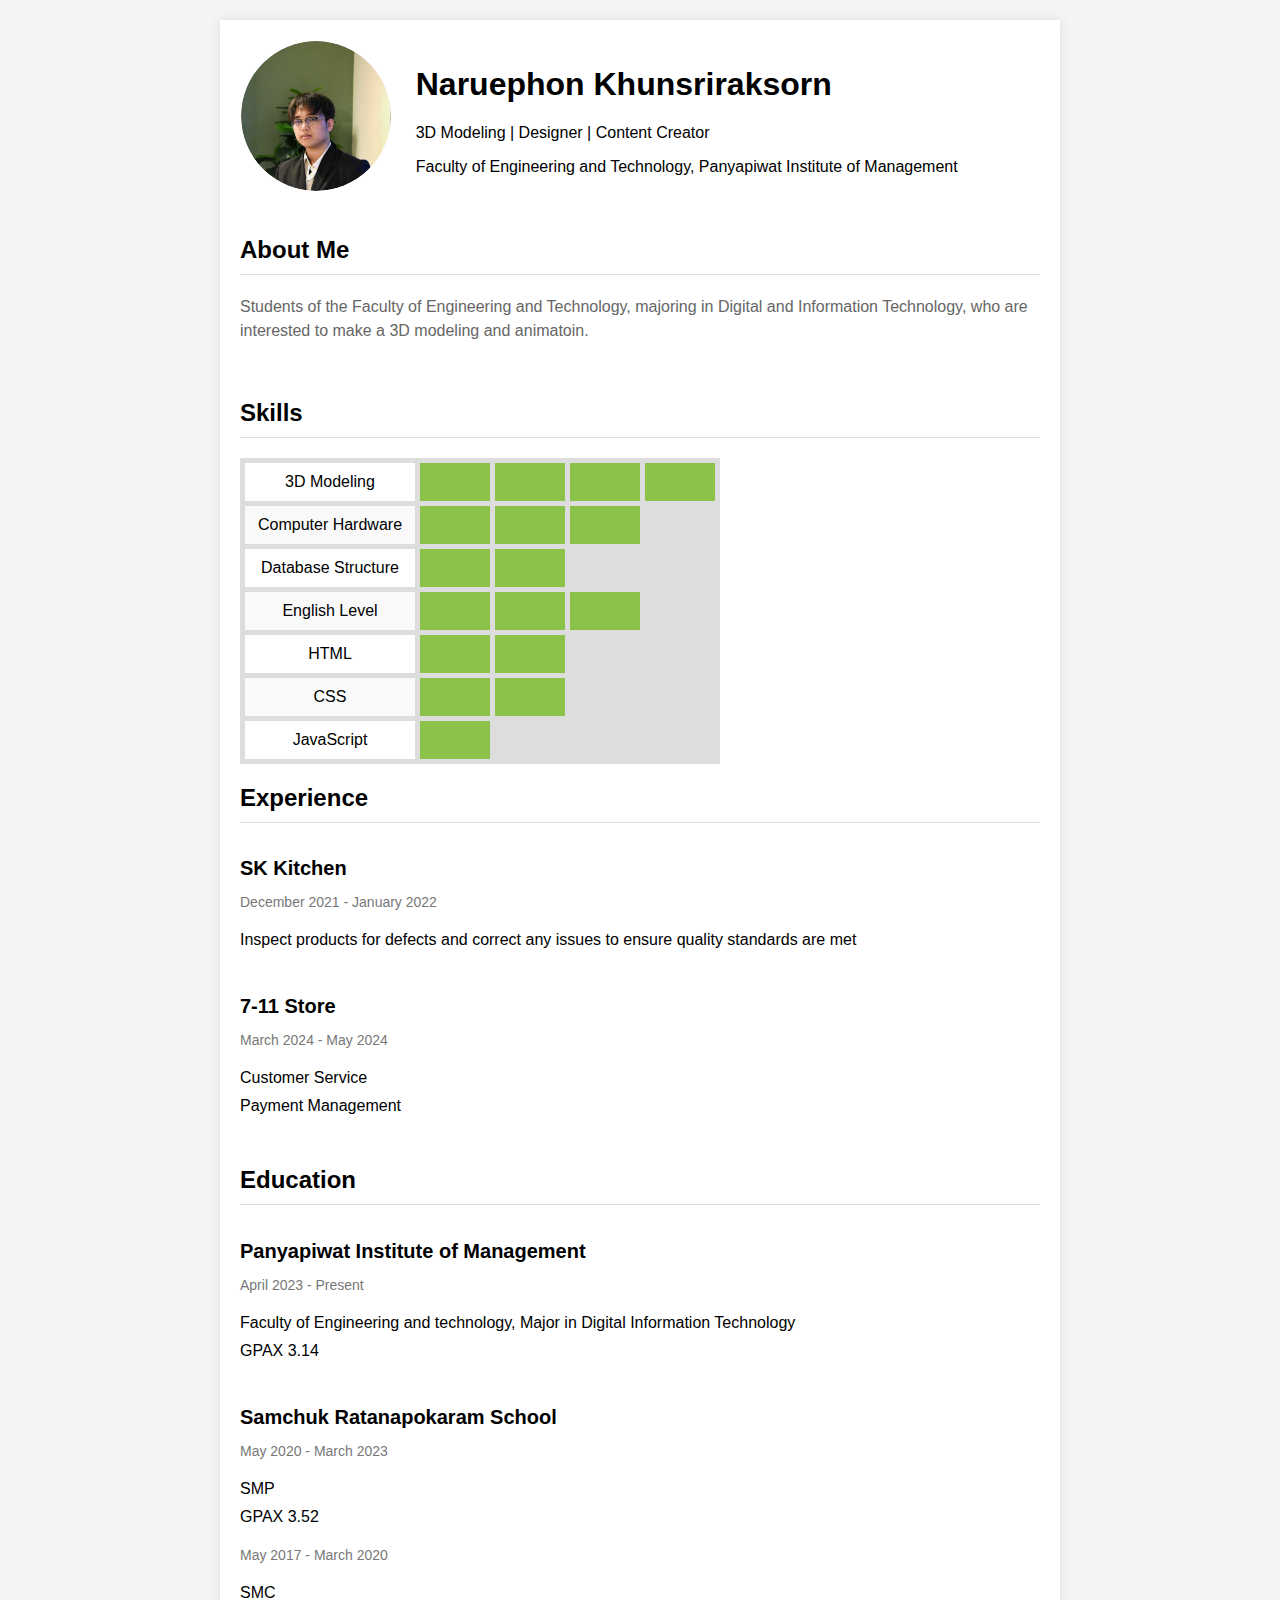
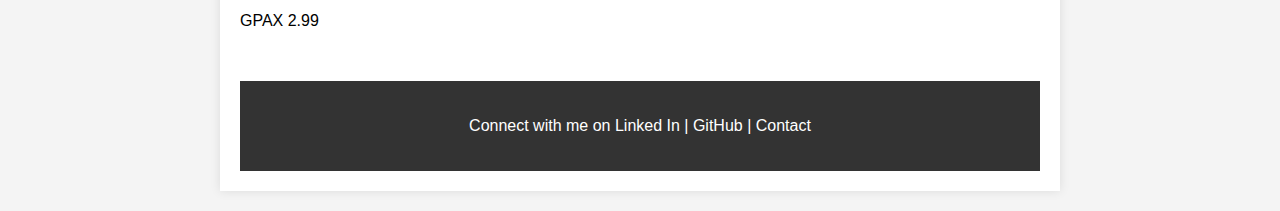
<file: index.html>
<!DOCTYPE html>
<html lang="en">

<head>
    <meta charset="UTF-8">
    <meta name="viewport" content="width=device-width, initial-scale=1.0">
    <title>My Resume</title>
    <link rel="stylesheet" href="style.css">
</head>

<body>

    <div class="container">

        <!-- Profile Section -->
        <table class="profile">
            <tr>
                <td>
                    <div class="profile-picture-container">
                        <img src="mypic.jpg" alt="profile-picture" class="profile-picture">
                    </div>
                </td>
                <td>
                    <h1>Naruephon Khunsriraksorn</h1>
                    <p>3D Modeling | Designer | Content Creator</p>
                    <p>Faculty of Engineering and Technology, Panyapiwat Institute of Management</p>
                </td>
            </tr>
        </table>



        <!-- About Me Section -->
        <section class="about">
            <h2>About Me</h2>
            <p>Students of the Faculty of Engineering and Technology, majoring in Digital and Information Technology,
                who are
                interested to make a 3D modeling and animatoin.</p>
        </section>

        <!-- Skills Section -->
        <section class="skills">
            <h2>Skills</h2>
            <table class="skills-table">
                <tr>
                    <td>3D Modeling</td>
                    <td class="check"></td>
                    <td class="check"></td>
                    <td class="check"></td>
                    <td class="check"></td>
                </tr>
                <tr>
                    <td>Computer Hardware</td>
                    <td class="check"></td>
                    <td class="check"></td>
                    <td class="check"></td>
                    <td class="none"></td>
                </tr>
                <tr>
                    <td>Database Structure</td>
                    <td class="check"></td>
                    <td class="check"></td>
                    <td class="none"></td>
                    <td class="none"></td>
                </tr>
                <tr>
                    <td>English Level</td>
                    <td class="check"></td>
                    <td class="check"></td>
                    <td class="check"></td>
                    <td class="none"></td>
                </tr>
                <tr>
                    <td>HTML</td>
                    <td class="check"></td>
                    <td class="check"></td>
                    <td class="none"></td>
                    <td class="none"></td>
                </tr>
                <tr>
                    <td>CSS</td>
                    <td class="check"></td>
                    <td class="check"></td>
                    <td class="none"></td>
                    <td class="none"></td>
                </tr>
                <tr>
                    <td>JavaScript</td>
                    <td class="check"></td>
                    <td class="none"></td>
                    <td class="none"></td>
                    <td class="none"></td>
                </tr>
            </table>
        </section>


        <!-- Experience Section -->
        <section class="experience">
            <h2>Experience</h2>
            <div class="job">
                <h3>SK Kitchen</h3>
                <p>December 2021 - January 2022</p>
                <ul>
                    <li>Inspect products for defects and correct any issues to ensure quality standards are met</li>
                </ul>
            </div>

            <div class="job">
                <h3>7-11 Store</h3>
                <p>March 2024 - May 2024</p>
                <ul>
                    <li>Customer Service</li>
                    <li>Payment Management</li>
                </ul>
            </div>
        </section>

        <!-- Education Section -->
        <section class="education">
            <h2>Education</h2>
            <div class="Study">
                <h3>Panyapiwat Institute of Management</h3>
                <p>April 2023 - Present</p>
                <ul>
                    <li>Faculty of Engineering and technology, Major in Digital Information Technology</li>
                    <li>GPAX 3.14</li>
                </ul>
            </div>

            <div class="Study">
                <h3>Samchuk Ratanapokaram School</h3>
                <p>May 2020 - March 2023</p>
                <ul>
                    <li>SMP</li>
                    <li>GPAX 3.52</li>
                </ul>

                <p>May 2017 - March 2020</p>
                <ul>
                    <li>SMC</li>
                    <li>GPAX 2.99</li>
                </ul>
            </div>
        </section>

        <!-- Footer Section -->
        <footer>
            <p>Connect with me on <a
                    href="https://www.linkedin.com/in/first-naruphon-327bb8312/">Linked
                    In</a> | <a href="https://github.com/Lenz-st">GitHub</a> | <a
                    href="C:\FirstProject\FullStack\Week2\contact.html">Contact</a></p>
        </footer>
    </div>

</body>

</html>
</file>
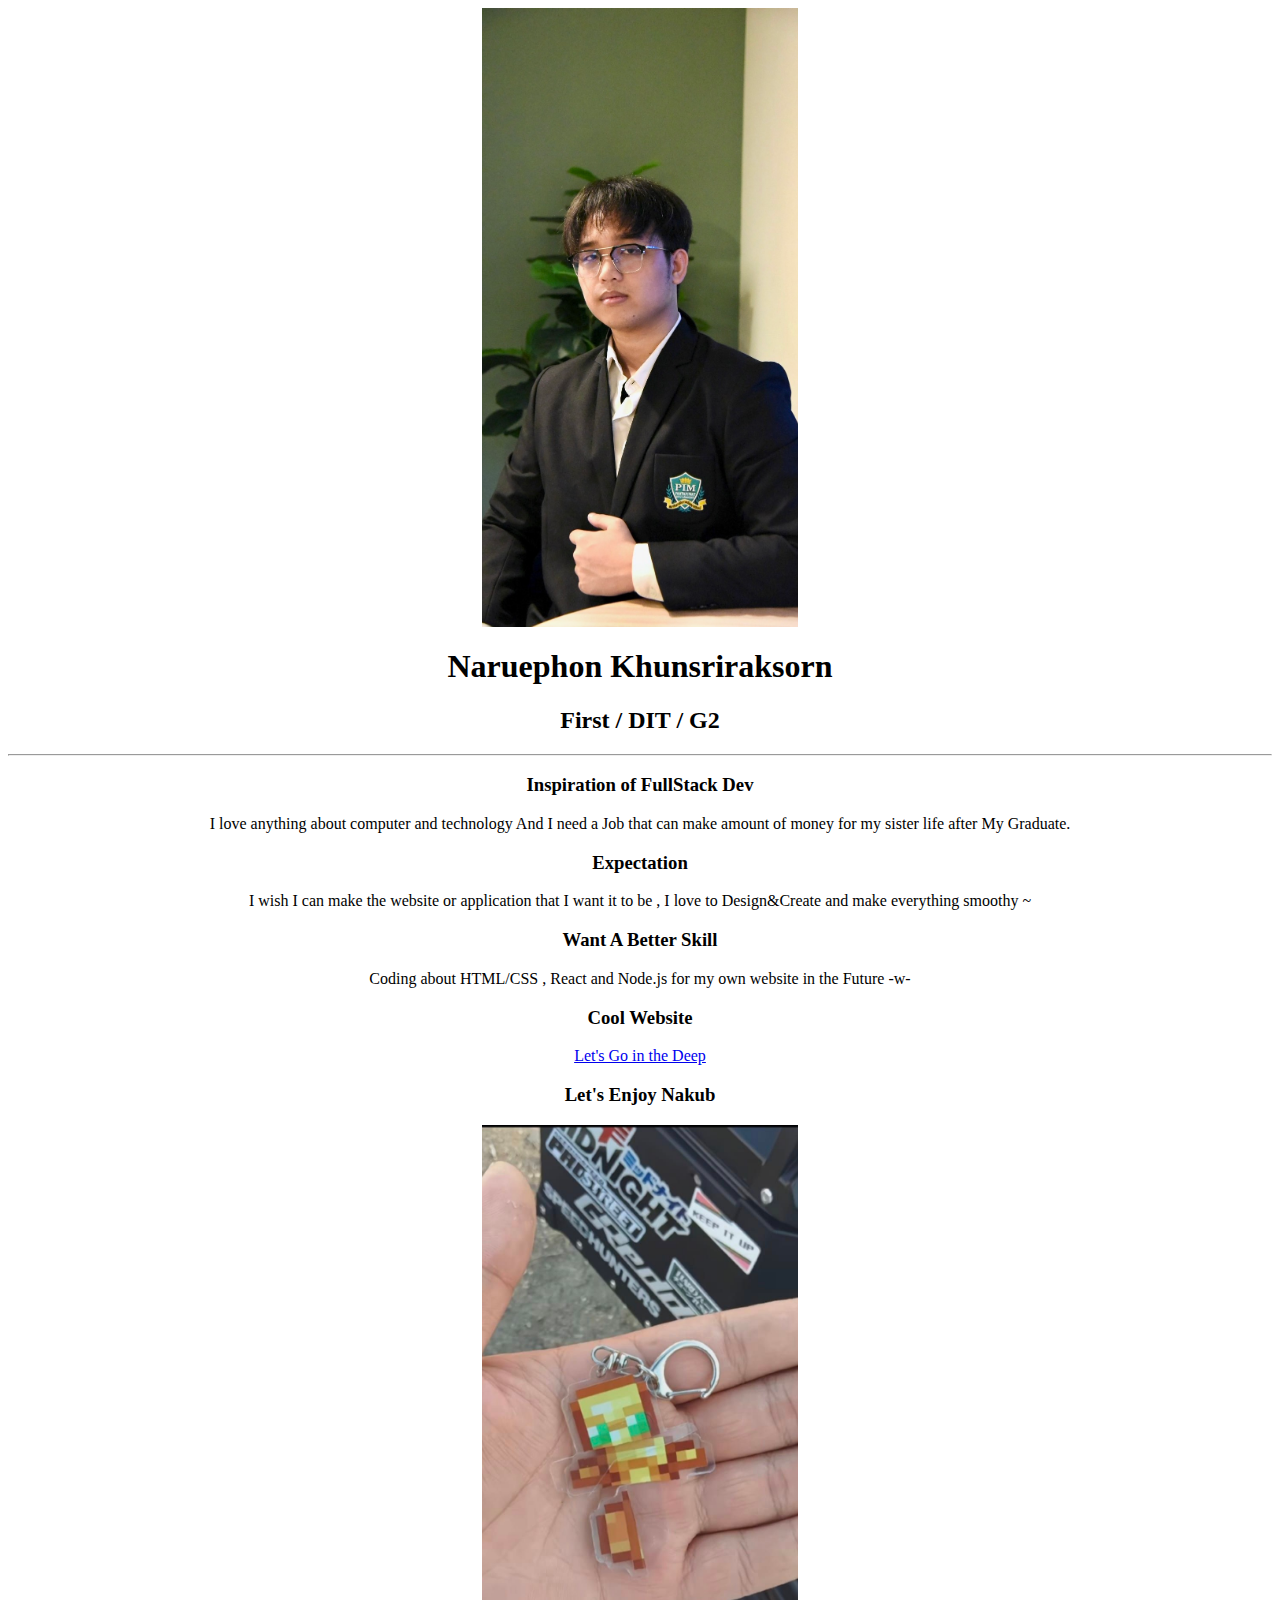
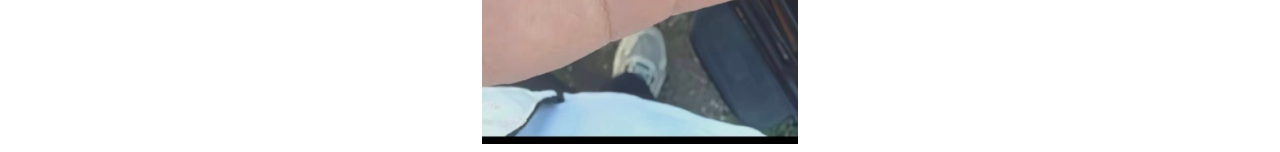
<file: myPage.html>
<!-- Testing -->

<html lang="en"></html>

<head>
    <meta charset="UTF-8">
    <meta name="viewport" content="width=device-width, initial-scale=1.0">
    <title>Introduce</title>
    <style>
        body {
            text-align: center;
        }
		img {
			width: 25%;
			height: 70%;
            object-fit: cover;
		}
	</style>
</head>

<body>
    <img src="mypic.jpg" alt="This is my image">
    <h1>Naruephon Khunsriraksorn</h1>
    <h2>First / DIT / G2</h2>
    <hr>
    <!-- <p>
        My name is Naruephon Khunsriraksorn and my nickname is First im study at Panyapiwat Institute of Management.<br> Studying in the Faculty of Engineering, majoring in Digital infomation and Technology.
    </p> -->
    <p><h3>Inspiration of FullStack Dev</h3></p>
    <p>I love anything about computer and technology And I need a Job that can make amount of money for my sister life after My Graduate.</p>
    <p><h3>Expectation</h3></p>
    <p>I wish I can make the website or application that I want it to be , I love to Design&Create and make everything smoothy ~</p>
    <p><h3>Want A Better Skill</h3></p>
    <p>Coding about HTML/CSS , React and Node.js for my own website in the Future -w-</p>
    <p><h3>Cool Website</h3></p>
    <a href="https://neal.fun/deep-sea/">Let's Go in the Deep</a>
</body>
<body>
    <p><h3>Let's Enjoy Nakub</h3></p>
    <img src="totem.jpg" alt="pla">
</body>
</html>
</file>
<file: style.css>
/* General Styles */
body {
    font-family: Arial, sans-serif;
    margin: 0;
    padding: 0;
    background-color: #f4f4f4;
}

.container {
    max-width: 800px;
    margin: 20px auto;
    background-color: #fff;
    padding: 20px;
    box-shadow: 0 0 10px rgba(0, 0, 0, 0.1);
}

/* Profile */
.profile {
    width: 100%;
    border-collapse: collapse;
}

.profile-picture {
    width: 150px;
    height: 150px;
    border-radius: 50%;
    object-fit: cover;
    object-position: 0 -10px;
}

.profile-picture-container {
    display: inline-block;
    width: 150px;
    height: 150px;
    border-radius: 50%;
    overflow: hidden;
}

/* Header Section */
header {
    text-align: center;
    padding-bottom: 20px;
    border-bottom: 2px solid #333;
}

header h1 {
    margin: 0;
    font-size: 36px;
}

header p {
    font-size: 16px;
    color: #555;
}

/* About Me Section */
.about {
    padding: 20px 0;
}

.about h2 {
    font-size: 24px;
    border-bottom: 1px solid #ddd;
    padding-bottom: 10px;
}

.about p {
    font-size: 16px;
    line-height: 1.5;
    color: #666;
}

/* Skills Section */
.skills h2 {
    font-size: 24px;
    border-bottom: 1px solid #ddd;
    padding-bottom: 10px;
}
.skills-table {
    width: 60%;
    border-collapse: collapse;
}

.skills-table th,
.skills-table td {
    border: 5px solid #ddd;
    padding: 10px;
    text-align: center;
}

.skills-table td:first-child {
    width: 150px;
}

.skills-table th {
    background-color: #f0f0f0;
}

.skills-table tr:nth-child(even) {
    background-color: #f9f9f9;
}

.check {
    background-color: #8BC34A;
}

.none {
    background-color: #ddd;
}

/* Experience Section */
.experience h2 {
    font-size: 24px;
    border-bottom: 1px solid #ddd;
    padding-bottom: 10px;
}

.job {
    padding: 10px 0;
}

.job h3 {
    font-size: 20px;
    margin: 5px 0;
}

.job p {
    font-size: 14px;
    color: #777;
}

.job ul {
    list-style-type: none;
    padding: 0;
}

.job li {
    font-size: 16px;
    padding: 5px 0;
}

/* Education Section */
.education h2 {
    font-size: 24px;
    border-bottom: 1px solid #ddd;
    padding-bottom: 10px;
}

.education p {
    font-size: 16px;
}

.Study {
    padding: 10px 0;
}

.Study h3 {
    font-size: 20px;
    margin: 5px 0;
}

.Study p {
    font-size: 14px;
    color: #777;
}

.Study ul {
    list-style-type: none;
    padding: 0;
}

.Study li {
    font-size: 16px;
    padding: 5px 0;
}

/* Footer Section */
footer {
    text-align: center;
    padding: 20px;
    background-color: #333;
    color: #fff;
    margin-top: 20px;
}

footer a {
    color: #fff;
    text-decoration: none;
}

footer a:hover {
    text-decoration: underline;
}
</file>
